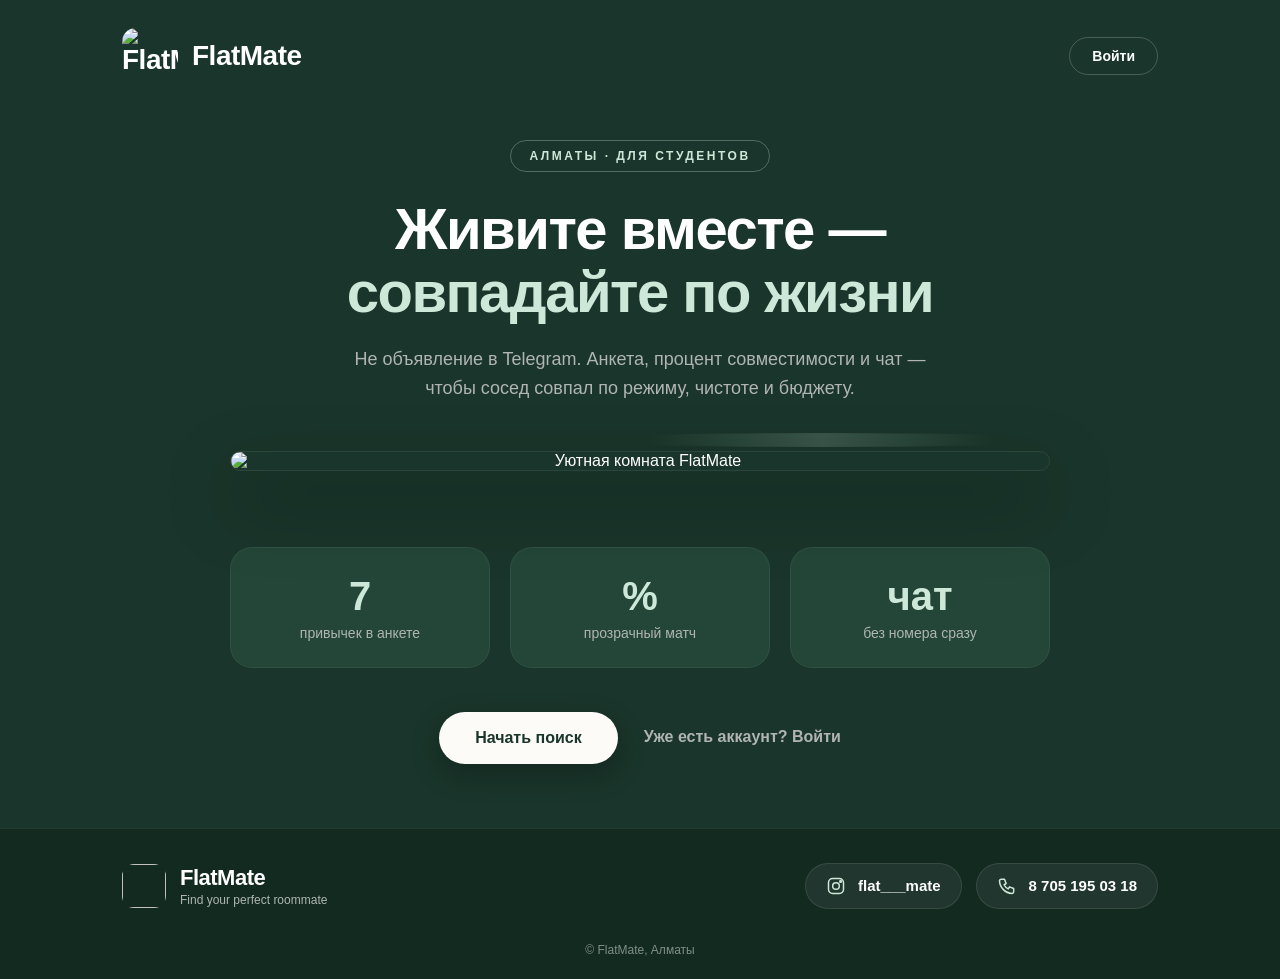
<file: src/main/resources/templates/index.html>
<!DOCTYPE html>
<html lang="ru" xmlns:th="http://thymeleaf.org">
<head>
<meta charset="UTF-8">
<meta name="viewport" content="width=device-width, initial-scale=1.0">
<title>FlatMate — Живите вместе</title>
<style>
* { box-sizing: border-box; margin: 0; padding: 0; }

:root {
  --bg: #1A352B;
  --bg-soft: #234638;
  --text: #FFFFFF;
  --muted: #B0B5B3;
  --accent: #CDE8D8;
  --cream: #FDFBF7;
}

body {
  font-family: -apple-system, BlinkMacSystemFont, "Segoe UI", Roboto, Helvetica, Arial, sans-serif;
  background: var(--bg);
  color: var(--text);
  -webkit-font-smoothing: antialiased;
  min-height: 100vh;
  display: flex;
  flex-direction: column;
}

a { text-decoration: none; color: inherit; }

.container { width: 100%; max-width: 1100px; margin: 0 auto; padding: 0 32px; }

.header { padding: 28px 0 0; }
.header-inner { display: flex; justify-content: space-between; align-items: center; }
.logo { display: inline-flex; align-items: center; gap: 14px; font-size: 28px; font-weight: 800; letter-spacing: -.5px; }
.logo img {
  height: 56px; width: 56px; object-fit: cover; border-radius: 14px;
  background: var(--bg);
  mix-blend-mode: lighten;   
}

.hero { text-align: center; padding: 56px 0 20px; }
.tagline {
  display: inline-block;
  font-size: 12px; font-weight: 700; letter-spacing: 2.5px;
  color: var(--accent);
  padding: 8px 18px; border: 1px solid rgba(205,232,216,.3); border-radius: 30px;
  margin-bottom: 26px;
}
h1 { font-size: 58px; line-height: 1.08; letter-spacing: -1.5px; margin-bottom: 22px; }
h1 span { color: var(--accent); }
.description { font-size: 18px; line-height: 1.6; color: var(--muted); max-width: 620px; margin: 0 auto; }

.visual { position: relative; margin: 48px auto 0; max-width: 820px; }
.visual::before {
  content: ""; position: absolute; inset: -18px -18px auto auto;
  width: 60%; height: 70%; border-radius: 50%;
  background: radial-gradient(circle, rgba(205,232,216,.18), transparent 70%);
  z-index: 0;
}
.visual img {
  position: relative; z-index: 1;
  width: 100%; display: block;
  border-radius: 36px;
  box-shadow: 0 30px 70px rgba(0,0,0,.35);
  border: 1px solid rgba(255,255,255,.08);
}

.stats {
  display: grid; grid-template-columns: repeat(3, 1fr); gap: 20px;
  margin: 56px auto 0; max-width: 820px;
}
.stat-box {
  background: var(--bg-soft);
  border: 1px solid rgba(255,255,255,.06);
  border-radius: 22px; padding: 26px 20px; text-align: center;
}
.stat-box h2 { font-size: 40px; margin-bottom: 6px; color: var(--accent); }
.stat-box p { font-size: 14px; color: var(--muted); }

.actions { display: flex; justify-content: center; align-items: center; gap: 26px; flex-wrap: wrap; margin: 44px 0 64px; }
.btn-primary {
  background: var(--cream); color: var(--bg);
  padding: 17px 36px; font-weight: 700; font-size: 16px;
  border-radius: 30px; transition: transform .15s, background .15s;
  box-shadow: 0 10px 28px rgba(0,0,0,.25);
}
.btn-primary:hover { background: #EAE7E1; transform: translateY(-2px); }
.btn-secondary { color: var(--muted); font-weight: 600; border-bottom: 1px solid transparent; transition: .15s; }
.btn-secondary:hover { color: #fff; border-bottom-color: #fff; }

.nav-login-btn {
  border: 1px solid rgba(255,255,255,.2); padding: 10px 22px; 
  border-radius: 20px; font-size: 14px; font-weight: 600; 
  transition: background .15s;
}
.nav-login-btn:hover { background: rgba(255,255,255,.08); }

.footer {
  margin-top: auto;
  background: #132a21;
  border-top: 1px solid rgba(255,255,255,.07);
}
.footer-inner {
  display: flex; align-items: center; justify-content: space-between;
  gap: 24px; flex-wrap: wrap; padding: 34px 32px;
}
.footer .logo { font-size: 22px; }
.footer .logo img { height: 44px; width: 44px; border-radius: 12px; background: #132a21; }
.footer small { display: block; font-size: 12px; font-weight: 400; color: var(--muted); margin-top: 2px; letter-spacing: 0; }

.contacts { display: flex; gap: 14px; flex-wrap: wrap; }
.contact {
  display: inline-flex; align-items: center; gap: 12px;
  padding: 12px 20px; border-radius: 40px;
  background: rgba(255,255,255,.06);
  border: 1px solid rgba(255,255,255,.1);
  font-size: 15px; font-weight: 600;
  transition: background .15s, transform .15s;
}
.contact:hover { background: rgba(205,232,216,.16); transform: translateY(-2px); }
.contact svg { width: 20px; height: 20px; stroke: var(--accent); fill: none; stroke-width: 1.8; stroke-linecap: round; stroke-linejoin: round; }
.copy { text-align: center; font-size: 12px; color: #7f8f87; padding-bottom: 22px; }

@media (max-width: 720px) {
  .container { padding: 0 20px; }
  .header-inner { flex-direction: column; gap: 16px; align-items: flex-start; }
  h1 { font-size: 38px; }
  .description { font-size: 16px; }
  .stats { grid-template-columns: 1fr; }
  .visual img { border-radius: 24px; }
  .footer-inner { flex-direction: column; align-items: flex-start; padding: 28px 20px; }
}
</style>
</head>
<body>

<header class="header">
  <div class="container header-inner">
    <a th:href="@{/}" class="logo"><img th:src="@{/foto.jpeg}" alt="FlatMate">FlatMate</a>
    <!-- Кнопка "Войти" в верхнем правом углу меню -->
    <a th:href="@{/login}" class="nav-login-btn">Войти</a>

  </div>
</header>

<main class="container">
  <section class="hero">
    <p class="tagline">АЛМАТЫ · ДЛЯ СТУДЕНТОВ</p>
    <h1>Живите вместе —<br><span>совпадайте по жизни</span></h1>
    <p class="description">Не объявление в Telegram. Анкета, процент совместимости и чат — чтобы сосед совпал по режиму, чистоте и бюджету.</p>

    <div class="visual">
      <img th:src="@{/index.png}" alt="Уютная комната FlatMate">
    </div>
  </section>

  <section class="stats">
    <div class="stat-box"><h2>7</h2><p>привычек в анкете</p></div>
    <div class="stat-box"><h2>%</h2><p>прозрачный матч</p></div>
    <div class="stat-box"><h2>чат</h2><p>без номера сразу</p></div>
  </section>
  
  <section class="actions">
    <a th:href="@{/login}" class="btn-primary">Начать поиск</a>
    <a th:href="@{/login}" class="btn-secondary">Уже есть аккаунт? Войти</a>
  </section>

</main>

<footer class="footer">
  <div class="container footer-inner">
    <div class="logo">
      <img th:src="@{/foto.jpeg}" alt="">
      <div>FlatMate<small>Find your perfect roommate</small></div>
    </div>

    <div class="contacts">
      <a class="contact" href="https://instagram.com/flat___mate" target="_blank" rel="noopener">
        <svg viewBox="0 0 24 24"><rect x="3" y="3" width="18" height="18" rx="5"/><circle cx="12" cy="12" r="4"/><circle cx="17.5" cy="6.5" r="1"/></svg>
        flat___mate
      </a>
      <a class="contact" href="tel:+77051960318">
        <svg viewBox="0 0 24 24"><path d="M5 4h4l2 5-2.5 1.5a11 11 0 005 5L15 13l5 2v4a2 2 0 01-2 2A16 16 0 013 6a2 2 0 012-2z"/></svg>
        8 705 195 03 18
      </a>
    </div>
  </div>
  <p class="copy">© FlatMate, Алматы</p>
</footer>

</body>
</html>
</file>
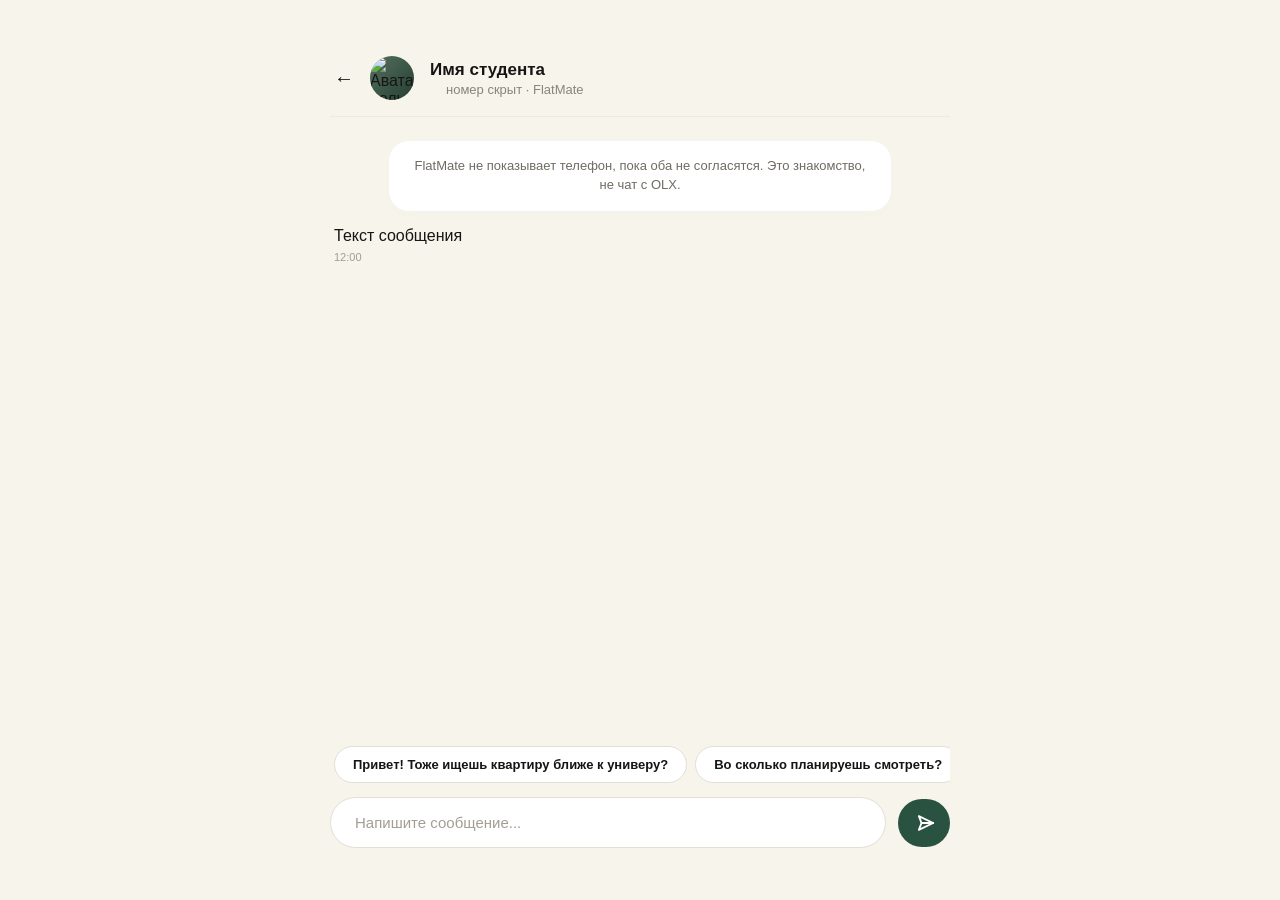
<file: src/main/resources/templates/chat.html>
<!DOCTYPE html>
<html lang="ru" xmlns:th="http://thymeleaf.org">
<head>
  <meta charset="UTF-8">
  <meta name="viewport" content="width=device-width, initial-scale=1.0">
  <title>FlatMate — Чат</title>
  <style>
    * {
      box-sizing: border-box;
      margin: 0;
      padding: 0;
      font-family: -apple-system, BlinkMacSystemFont, "Segoe UI", Roboto, Helvetica, Arial, sans-serif;
      -webkit-font-smoothing: antialiased;
    }

    body {
      background-color: #F6F4EB;
      color: #171513;
      height: 100vh;
      display: flex;
      justify-content: center;
      align-items: center;
      padding: 40px;
    }

    .chat-container {
      width: 100%;
      max-width: 620px;
      height: 100%;
      max-height: 820px;
      background-color: #F6F4EB;
      display: flex;
      flex-direction: column;
      position: relative;
    }

    .chat-header {
      display: flex;
      align-items: center;
      padding: 16px 4px;
      gap: 16px;
      border-bottom: 1px solid rgba(226, 223, 213, 0.5);
      background-color: #F6F4EB;
    }

    .back-arrow-btn {
      font-size: 20px;
      cursor: pointer;
      color: #171513;
      text-decoration: none;
      font-weight: 600;
    }

    .chat-avatar {
      width: 44px;
      height: 44px;
      border-radius: 50%;
      background: linear-gradient(135deg, #56715E 0%, #243E33 100%);
      background-size: cover;
      background-position: center;
      overflow: hidden;
    }

    .chat-avatar img { width: 100%; height: 100%; object-fit: cover; display: block; }

    .header-user-info h3 {
      font-size: 17px;
      font-weight: 700;
      color: #171513;
      margin-bottom: 2px;
    }

    .header-user-info p {
      font-size: 13px;
      color: #8A857B;
      display: flex;
      align-items: center;
      gap: 4px;
    }

    .lock-icon {
      display: inline-block;
      width: 12px;
      height: 12px;
      background-image: url("data:image/svg+xml,%3Csvg xmlns='http://w3.org' viewBox='0 0 24 24' fill='%238A857B'%3E%3Cpath d='M18 8h-1V6c0-2.76-1.64-5-4.5-5S8 3.24 8 6v2H7c-1.1 0-2 .9-2 2v10c0 1.1.9 2 2 2h11c1.1 0 2-.9 2-2V10c0-1.1-.9-2-2-2zm-6 9c-1.1 0-2-.9-2-2s.9-2 2-2 2 .9 2 2-.9 2-2 2zm3.1-9H8.9V6c0-1.71.85-3.1 3.1-3.1 2.25 0 3.1 1.39 3.1 3.1v2z'/%3E%3C/svg%3E");
      background-size: contain;
      background-repeat: no-repeat;
    }

    .chat-messages-area {
      flex: 1;
      padding: 24px 4px;
      display: flex;
      flex-direction: column;
      gap: 16px;
      overflow-y: auto;
    }

    .chat-messages-area::-webkit-scrollbar { width: 4px; }
    .chat-messages-area::-webkit-scrollbar-thumb { background: #E2DFD5; border-radius: 4px; }

    .system-notice {
      background-color: #FFFFFF;
      border-radius: 20px;
      padding: 16px 24px;
      font-size: 13px;
      color: #706B63;
      text-align: center;
      max-width: 82%;
      align-self: center;
      line-height: 1.45;
      box-shadow: 0 4px 12px rgba(0, 0, 0, 0.01);
    }

    .message-bubble {
      padding: 16px 20px;
      font-size: 15px;
      line-height: 1.45;
      max-width: 78%;
      box-shadow: 0 4px 12px rgba(0, 0, 0, 0.01);
    }

    .message-bubble.incoming {
      background-color: #FFFFFF;
      color: #171513;
      border-radius: 20px;
      border-bottom-left-radius: 6px;
      align-self: flex-start;
    }

    .bubble-time {
      font-size: 11px;
      color: #A39E94;
      margin-top: 6px;
    }

    .message-bubble.outgoing {
      background-color: #295241;
      color: #FFFFFF;
      border-radius: 20px;
      border-bottom-right-radius: 6px;
      align-self: flex-end;
    }
    .message-bubble.outgoing .bubble-time {
      color: rgba(255, 255, 255, 0.6);
      text-align: right;
    }

    .chat-bottom-controls {
      background-color: #F6F4EB;
      padding-top: 12px;
      padding-bottom: 12px;
    }

    .prompts-scroll-row {
      display: flex;
      gap: 8px;
      margin-bottom: 14px;
      overflow-x: auto;
      padding-left: 4px;
      padding-right: 4px;
    }
    .prompts-scroll-row::-webkit-scrollbar { display: none; }

    .prompt-chip {
      background-color: #FFFFFF;
      border: 1px solid #E2DFD5;
      padding: 10px 18px;
      border-radius: 20px;
      font-size: 13px;
      font-weight: 600;
      color: #171513;
      cursor: pointer;
      white-space: nowrap;
      transition: background-color 0.15s;
    }
    .prompt-chip:hover {
      background-color: #EFECE3;
    }

    .input-row-wrapper {
      width: 100%;
    }

    .chat-form {
      display: flex;
      gap: 12px;
      align-items: center;
      width: 100%;
    }

    .chat-text-input {
      flex: 1;
      background-color: #FFFFFF;
      border: 1px solid #E2DFD5;
      padding: 16px 24px;
      border-radius: 28px;
      font-size: 15px;
      outline: none;
      color: #171513;
    }
    .chat-text-input::placeholder {
      color: #A39E94;
    }

    .send-airplane-btn {
      background-color: #295241;
      color: #FFFFFF;
      border: none;
      width: 52px;
      height: 48px;
      border-radius: 24px;
      cursor: pointer;
      display: flex;
      align-items: center;
      justify-content: center;
      transition: background-color 0.15s;
      flex-shrink: 0;
    }
    .send-airplane-btn:hover { background-color: #1F3D31; }

    .airplane-svg {
      width: 18px;
      height: 18px;
      fill: none;
      stroke: currentColor;
      stroke-width: 2.5;
      stroke-linecap: round;
      stroke-linejoin: round;
      transform: rotate(45deg) translate(-1px, 1px);
    }
  </style>
</head>
<body>

<div class="chat-container">

  <header class="chat-header">
    <a th:href="@{/matches}" class="back-arrow-btn">←</a>
<!-- Если у собеседника есть фото, ставим его на фон, если нет — сработает красивый дефолтный градиент -->
<div class="chat-avatar" 
     th:style="${chatUser.photo != null && !chatUser.photo.isEmpty()} ? 'background-image: url(' + ${chatUser.photo} + '); background-size: cover; background-position: center;' : ''">
  <img th:if="${chatUser.photo == null || chatUser.photo.isEmpty()}"
       th:src="${chatUser.gender == 'male' ? '/avatar-male.svg' : '/avatar-female.svg'}" alt="Аватар пользователя">
</div>
    <div class="header-user-info">
      <h3 th:text="${chatUser.name}">Имя студента</h3>
      <p><span class="lock-icon"></span> номер скрыт · FlatMate</p>
    </div>
  </header>

  <div class="chat-messages-area" id="messagesBox">
    <div class="system-notice">
      FlatMate не показывает телефон, пока оба не согласятся. Это знакомство, не чат с OLX.
    </div>

    <!-- ТВОЙ БЭКЭНД ЦИКЛ: Выгружаем историю сообщений из базы данных -->
    <div th:each="msg : ${messages}" 
         th:class="${msg.senderId == session.currentUser.id} ? 'message-bubble outgoing' : 'message-bubble incoming'">
         <span th:text="${msg.content}">Текст сообщения</span>
         <div class="bubble-time" th:text="${#temporals.format(msg.sentAt, 'HH:mm')}">12:00</div>
    </div>
  </div>

  <div class="chat-bottom-controls">
    <div class="prompts-scroll-row">
      <button type="button" class="prompt-chip" onclick="selectPrompt(this)">Привет! Тоже ищешь квартиру ближе к универу?</button>
      <button type="button" class="prompt-chip" onclick="selectPrompt(this)">Во сколько планируешь смотреть?</button>
    </div>

    <div class="input-row-wrapper">
      <!-- Настоящая HTML-форма отправки на бэкэнд-контроллер -->
      <form th:action="@{/chat/{id}/send(id=${chatUser.id})}" method="post" class="chat-form">
        <input
          type="text"
          id="messageField"
          name="content"
          class="chat-text-input"
          placeholder="Напишите сообщение..."
          autocomplete="off"
          required
        >
        <button type="submit" class="send-btn send-airplane-btn">
          <svg class="airplane-svg" viewBox="0 0 24 24">
            <line x1="22" y1="2" x2="11" y2="13"></line>
            <polygon points="22 2 15 22 11 13 2 9 22 2"></polygon>
          </svg>
        </button>
      </form>
    </div>
  </div>

</div>

<script>
  function selectPrompt(buttonElement) {
    const input = document.getElementById('messageField');
    input.value = buttonElement.innerText;
    input.form.submit();
  }

  // При открытии чата автоматически прокручиваем сообщения вниз
  const messagesBox = document.getElementById('messagesBox');
  if (messagesBox) {
    messagesBox.scrollTop = messagesBox.scrollHeight;
  }
</script>

</body>
</html>
</file>
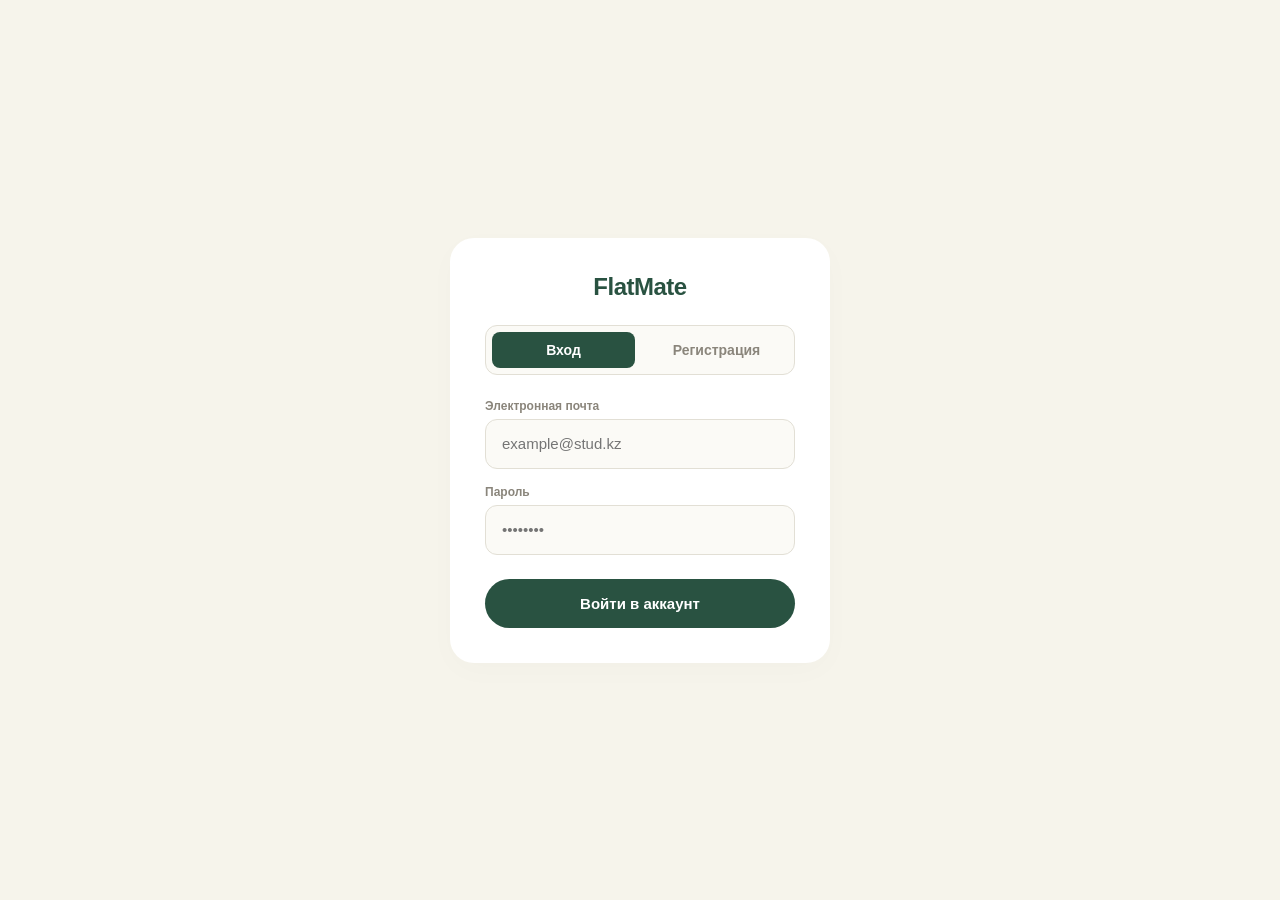
<file: src/main/resources/templates/login.html>
<!DOCTYPE html>
<html lang="ru" xmlns:th="http://thymeleaf.org">
<head>
    <meta charset="UTF-8">
    <meta name="viewport" content="width=device-width, initial-scale=1.0">
    <title>FlatMate — Аккаунт</title>
    <style>
        * { box-sizing: border-box; margin: 0; padding: 0; font-family: -apple-system, BlinkMacSystemFont, sans-serif; }
        body { background: #F6F4EB; color: #171513; min-height: 100vh; display: flex; justify-content: center; align-items: center; padding: 20px; }
        .auth-container { background: #ffffff; border-radius: 24px; padding: 35px; width: 100%; max-width: 380px; box-shadow: 0 8px 30px rgba(0,0,0,0.02); }
        h2 { font-size: 24px; font-weight: 800; color: #295241; text-align: center; margin-bottom: 24px; letter-spacing: -0.5px; }
        .tabs { display: flex; gap: 10px; margin-bottom: 24px; background: #FBFAF6; padding: 6px; border-radius: 12px; border: 1px solid #E2DFD5; }
        .tab-btn { flex: 1; border: none; background: none; padding: 10px; font-size: 14px; font-weight: 700; color: #8A857B; cursor: pointer; border-radius: 8px; transition: all 0.15s; }
        .tab-btn.active { background: #295241; color: #ffffff; }
        .auth-form { display: none; flex-direction: column; gap: 16px; }
        .auth-form.active { display: flex; }
        .field { display: flex; flex-direction: column; gap: 6px; }
        label { font-size: 12px; font-weight: 600; color: #8A857B; }
        input { height: 50px; border-radius: 12px; border: 1px solid #E2DFD5; background: #FBFAF6; padding: 0 16px; font-size: 15px; color: #171513; outline: none; width: 100%; }
        input:focus { border-color: #295241; }
        .btn { background: #295241; color: #ffffff; border: none; border-radius: 30px; padding: 16px; font-size: 15px; font-weight: 700; cursor: pointer; transition: background 0.15s; margin-top: 8px; text-align: center; width: 100%; }
        .btn:hover { background: #1F3D31; }
        .msg { font-size: 13px; text-align: center; display: none; padding: 10px; border-radius: 10px; font-weight: 600; }
        .msg.err { display: block; background: #FFF0EE; color: #B3402E; }
        .msg.ok { display: block; background: #E3EEE8; color: #295241; }
    </style>
</head>
<body>

<div class="auth-container">
    <h2>FlatMate</h2>
    
    <!-- Переключатель вкладок Вход / Регистрация -->
    <div class="tabs">
        <button type="button" class="tab-btn active" onclick="switchTab('login')">Вход</button>
        <button type="button" class="tab-btn" onclick="switchTab('register')">Регистрация</button>
    </div>

    <!-- Блок вывода сообщений об ошибках -->
    <div id="authAlert" class="msg"></div>

    <!-- ФОРМА ВХОДА (Шлёт данные на твой бэкэнд) -->
    <form id="loginForm" class="auth-form active" onsubmit="handleAuth(event, '/api/auth/login')">
        <div class="field">
            <label>Электронная почта</label>
            <input type="email" name="email" placeholder="example@stud.kz" required>
        </div>
        <div class="field">
            <label>Пароль</label>
            <input type="password" name="password" placeholder="••••••••" required>
        </div>
        <button type="submit" class="btn">Войти в аккаунт</button>
    </form>

    <!-- ФОРМА РЕГИСТРАЦИИ (Создаёт нового студента в PostgreSQL) -->
    <form id="registerForm" class="auth-form" onsubmit="handleAuth(event, '/api/auth/register')">
        <div class="field">
            <label>Ваше имя</label>
            <input type="text" name="name" placeholder="Айгерим" required>
        </div>
        <div class="field">
            <label>Электронная почта</label>
            <input type="email" name="email" placeholder="example@stud.kz" required>
        </div>
        <div class="field">
            <label>Придумайте пароль</label>
            <input type="password" name="password" placeholder="••••••••" required>
        </div>
        <button type="submit" class="btn">Создать профиль</button>
    </form>
</div>

<script>
    // Переключение между вкладками формы
    function switchTab(type) {
        document.querySelectorAll('.tab-btn').forEach((btn, idx) => {
            btn.classList.toggle('active', (type === 'login' && idx === 0) || (type === 'register' && idx === 1));
        });
        document.getElementById('loginForm').classList.toggle('active', type === 'login');
        document.getElementById('registerForm').classList.toggle('active', type === 'register');
        document.getElementById('authAlert').className = 'msg';
    }

    // Универсальная отправка запросов на твой бэкэнд через FormData
    function handleAuth(event, url) {
        event.preventDefault();
        const form = event.target;
        const formData = new FormData(form);
        const alertBox = document.getElementById('authAlert');

        // Превращаем данные формы в параметры запроса URLSearchParams
        const params = new URLSearchParams();
        for (const pair of formData) {
            params.append(pair[0], pair[1]);
        }

        fetch(url, {
            method: 'POST',
            headers: { 'Content-Type': 'application/x-www-form-urlencoded' },
            body: params
        })
        .then(res => res.text())
        .then(status => {
            if (status === 'ok') {
                if (url.includes('register')) {
                    alertBox.textContent = "Регистрация успешна! Теперь войдите.";
                    alertBox.className = "msg ok";
                    form.reset();
                    setTimeout(() => switchTab('login'), 1500);
                } else {
                    // При успешном входе бэкэнд запомнил сессию, летим в профиль!
                    window.location.href = "/profile";
                }
            } else if (status === 'exists') {
                alertBox.textContent = "Пользователь с таким email уже существует!";
                alertBox.className = "msg err";
            } else {
                alertBox.textContent = "Неверный логин или пароль!";
                alertBox.className = "msg err";
            }
        });
    }
</script>
</body>
</html>
</file>
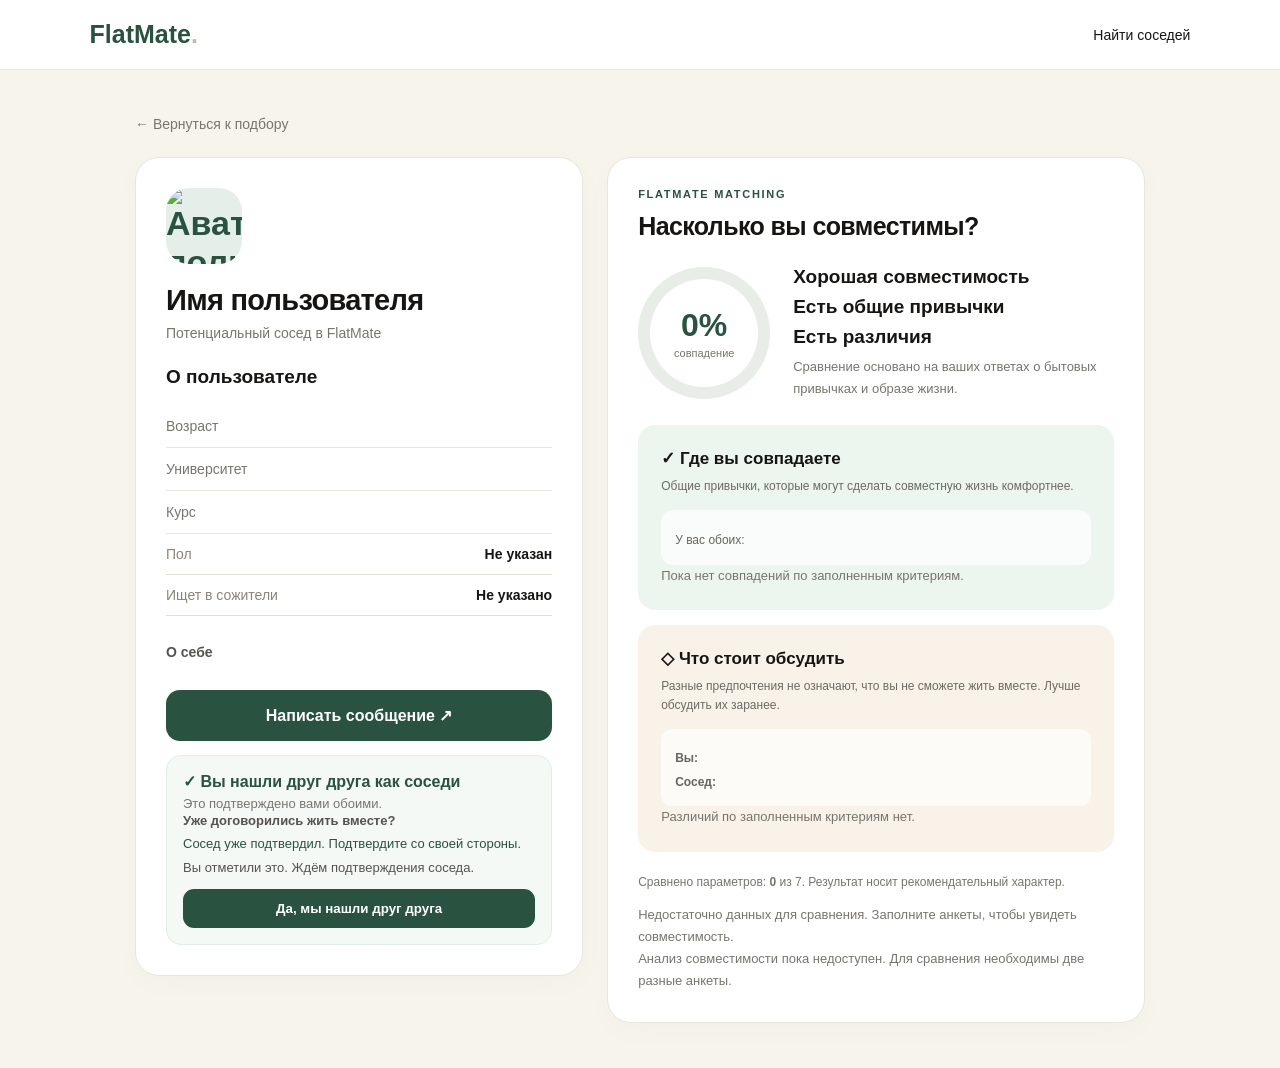
<file: src/main/resources/templates/profile-view.html>
<!DOCTYPE html>
<html lang="ru" xmlns:th="http://www.thymeleaf.org">
<head>
    <meta charset="UTF-8">
    <meta name="viewport" content="width=device-width, initial-scale=1.0">
    <title>Профиль соседа — FlatMate</title>

    <style>
        :root {
            --green: #295241;
            --dark: #171513;
            --cream: #F6F4EB;
            --white: #FFFFFF;
            --muted: #77756E;
            --border: #E8E7DF;
        }

        * { box-sizing: border-box; }

        body {
            margin: 0;
            font-family: Arial, sans-serif;
            background: var(--cream);
            color: var(--dark);
        }

        .navbar {
            background: var(--white);
            padding: 20px 7%;
            display: flex;
            justify-content: space-between;
            align-items: center;
            border-bottom: 1px solid var(--border);
        }

        .logo {
            font-size: 25px;
            font-weight: 800;
            color: var(--green);
            text-decoration: none;
        }

        .nav-link {
            color: var(--dark);
            text-decoration: none;
            font-size: 14px;
        }

        .container {
            max-width: 1050px;
            margin: 45px auto;
            padding: 0 20px;
        }

        .back-link {
            display: inline-block;
            margin-bottom: 25px;
            text-decoration: none;
            color: var(--muted);
            font-size: 14px;
        }

        .layout {
            display: grid;
            grid-template-columns: 1fr 1.2fr;
            gap: 24px;
            align-items: start;
        }

        .card {
            background: var(--white);
            border-radius: 24px;
            padding: 30px;
            border: 1px solid var(--border);
            box-shadow: 0 8px 30px rgba(0,0,0,0.025);
        }

        .avatar {
            width: 76px;
            height: 76px;
            border-radius: 23px;
            background: #E5EEE8;
            color: var(--green);
            display: flex;
            align-items: center;
            justify-content: center;
            font-size: 34px;
            font-weight: bold;
            margin-bottom: 20px;
        }

        .avatar img { width: 100%; height: 100%; object-fit: cover; border-radius: inherit; display: block; }

        h1 {
            font-size: 29px;
            margin: 0 0 8px;
            letter-spacing: -0.7px;
        }

        .subtitle {
            color: var(--muted);
            font-size: 14px;
            margin-bottom: 25px;
        }

        .section-title {
            font-size: 19px;
            margin: 0 0 17px;
        }

        .info-row {
            display: flex;
            justify-content: space-between;
            gap: 14px;
            padding: 13px 0;
            border-bottom: 1px solid var(--border);
            font-size: 14px;
        }

        .info-label { color: var(--muted); }
        .info-value { font-weight: 600; text-align: right; }

        .about {
            margin-top: 25px;
            line-height: 1.7;
            font-size: 14px;
            color: #55534F;
            overflow-wrap: anywhere;
        }

        .chat-button {
            display: block;
            margin-top: 25px;
            background: var(--green);
            color: white;
            padding: 16px;
            border-radius: 14px;
            text-align: center;
            text-decoration: none;
            font-weight: bold;
            transition: background .2s;
        }

        .chat-button:hover { background: #1D4031; }

        .eyebrow {
            font-size: 11px;
            text-transform: uppercase;
            letter-spacing: 1.7px;
            color: var(--green);
            font-weight: bold;
            margin-bottom: 12px;
        }

        .compat-title {
            font-size: 25px;
            margin: 0 0 12px;
            letter-spacing: -0.6px;
        }

        .score-area {
            display: flex;
            align-items: center;
            gap: 23px;
            margin: 25px 0;
        }

        .score-circle {
            --score: 0%;
            width: 132px;
            height: 132px;
            flex-shrink: 0;
            border-radius: 50%;
            background: conic-gradient(
                var(--green) var(--score),
                #E8EDE7 var(--score)
            );
            display: grid;
            place-items: center;
        }

        .score-inner {
            width: 108px;
            height: 108px;
            border-radius: 50%;
            background: white;
            display: flex;
            flex-direction: column;
            align-items: center;
            justify-content: center;
        }

        .score-number {
            font-size: 32px;
            font-weight: 800;
            color: var(--green);
        }

        .score-caption {
            font-size: 11px;
            color: var(--muted);
            margin-top: 3px;
        }

        .score-description h3 {
            font-size: 19px;
            margin: 0 0 8px;
        }

        .score-description p {
            font-size: 13px;
            line-height: 1.7;
            color: var(--muted);
            margin: 0;
        }

        .explanation {
            display: grid;
            gap: 15px;
            margin-top: 25px;
        }

        .explanation-card {
            padding: 23px;
            border-radius: 17px;
        }

        .match-card { background: #EDF5EF; }
        .difference-card { background: #F8F2E9; }

        .explanation-card h3 {
            margin: 0 0 8px;
            font-size: 17px;
        }

        .explanation-card > p {
            font-size: 12px;
            color: #6B6B64;
            line-height: 1.6;
            margin: 0 0 14px;
        }

        .reason {
            background: rgba(255,255,255,.7);
            padding: 14px;
            border-radius: 12px;
            margin-top: 9px;
        }

        .reason-name {
            display: block;
            font-size: 13px;
            font-weight: bold;
            margin-bottom: 6px;
        }

        .reason-detail {
            font-size: 12px;
            color: #66645D;
            line-height: 1.6;
            overflow-wrap: anywhere;
        }

        .empty-message {
            color: var(--muted);
            font-size: 13px;
            line-height: 1.7;
        }

        .note {
            margin-top: 20px;
            font-size: 12px;
            line-height: 1.7;
            color: var(--muted);
        }

        @media (max-width: 760px) {
            .container { margin: 25px auto; }
            .layout { grid-template-columns: 1fr; }
            .card { padding: 23px; }
            .score-circle { width: 112px; height: 112px; }
            .score-inner { width: 90px; height: 90px; }
            .score-number { font-size: 27px; }
            .score-area { gap: 15px; }
            .compat-title { font-size: 22px; }
        }
    </style>
</head>

<body>

<header class="navbar">
    <a href="/" class="logo">FlatMate<span style="color:#C6B89B">.</span></a>
    <a href="/matches" class="nav-link">Найти соседей</a>
</header>

<main class="container">

    <a th:href="@{/matches}" class="back-link">
        ← Вернуться к подбору
    </a>

    <div class="layout">

        <!-- ПРОФИЛЬ СОСЕДА -->
        <section class="card">

           <!-- Если у пользователя есть фото, ставим его на фон, если нет — показываем первую букву -->
<div class="avatar" 
     th:style="${profileUser.photo != null && !profileUser.photo.isEmpty()} ? 'background-image: url(' + ${profileUser.photo} + '); background-size: cover; background-position: center; color: transparent;' : ''">
     <img th:if="${profileUser.photo == null || profileUser.photo.isEmpty()}"
          th:src="${profileUser.gender == 'male' ? '/avatar-male.svg' : '/avatar-female.svg'}" alt="Аватар пользователя">
</div>


            <h1 th:text="${profileUser.name != null ? profileUser.name : 'Пользователь'}">
                Имя пользователя
            </h1>

            <div class="subtitle">
                Потенциальный сосед в FlatMate
            </div>

            <h2 class="section-title">О пользователе</h2>

            <div class="info-row">
                <span class="info-label">Возраст</span>
                <span class="info-value"
                      th:text="${profileUser.age != null ? profileUser.age : 'Не указан'}">
                </span>
            </div>

            <div class="info-row">
                <span class="info-label">Университет</span>
                <span class="info-value"
                      th:text="${profileUser.university != null and !profileUser.university.isEmpty() ? profileUser.university : 'Не указан'}">
                </span>
            </div>

            <div class="info-row">
                <span class="info-label">Курс</span>
                <span class="info-value"
                      th:text="${profileUser.course != null ? profileUser.course : 'Не указан'}">
                </span>
            </div>
            <div style="display: flex; justify-content: space-between; padding: 12px 0; border-bottom: 1px solid #E2DFD5; font-size: 14px;">
    <span style="color: #8A857B;">Пол</span>
    <b th:text="${profileUser.gender == 'male'} ? 'Мужской' : 'Женский'">Не указан</b>
</div>

<!-- Отображение кого ищет сосед -->
<div style="display: flex; justify-content: space-between; padding: 12px 0; border-bottom: 1px solid #E2DFD5; font-size: 14px;">
    <span style="color: #8A857B;">Ищет в сожители</span>
    <b th:text="${profileUser.preferredGender == 'male' ? 'Только парней' : (profileUser.preferredGender == 'female' ? 'Только девушек' : 'Любой пол')}">Не указано</b>
</div>

            <div class="about">
                <strong>О себе</strong>
                <p th:text="${profileUser.about != null and !profileUser.about.isEmpty() ? profileUser.about : 'Описание пока не добавлено.'}">
                </p>
            </div>

            <a th:href="@{/chat/{id}(id=${profileUser.id})}"
               class="chat-button">
                Написать сообщение ↗
            </a>

            <div th:if="${compatibility != null}" style="margin-top:14px; padding:16px; border:1px solid #E2EDE5; border-radius:15px; background:#F5F9F5;">
                <strong th:if="${roommateMatchConfirmed}" style="color:#295241;">✓ Вы нашли друг друга как соседи</strong>
                <div th:if="${roommateMatchConfirmed}" style="margin-top:5px; color:#77756E; font-size:13px;">Это подтверждено вами обоими.</div>

                <div th:if="${!roommateMatchConfirmed}" style="font-size:13px; color:#55534F; line-height:1.5;">
                    <strong>Уже договорились жить вместе?</strong>
                    <div th:if="${roommateMatchConfirmedByThem}" style="margin-top:4px; color:#295241;">Сосед уже подтвердил. Подтвердите со своей стороны.</div>
                    <div th:if="${roommateMatchConfirmedByMe}" style="margin-top:4px;">Вы отметили это. Ждём подтверждения соседа.</div>
                </div>

                <form th:if="${!roommateMatchConfirmed and !roommateMatchConfirmedByMe}"
                      th:action="@{/roommate-match/{id}/confirm(id=${profileUser.id})}" method="post">
                    <button type="submit" style="width:100%; margin-top:12px; padding:12px; border:0; border-radius:11px; background:#295241; color:white; font-weight:700; cursor:pointer;">
                        Да, мы нашли друг друга
                    </button>
                </form>
            </div>

        </section>

        <!-- СОВМЕСТИМОСТЬ -->
        <section class="card"
                 th:with="preferenceLabels=${ {
                              'Чистота': {'tidy': 'Очень аккуратный', 'normal': 'Средний', 'messy': 'Не очень важно'},
                              'Режим сна': {'early': 'Жаворонок', 'normal': 'Нейтральный', 'late': 'Сова'},
                              'Уровень шума': {'quiet': 'Предпочитаю тишину', 'normal': 'Умеренно', 'loud': 'Шум не мешает'},
                              'Гости': {'rare': 'Редко', 'sometimes': 'Иногда', 'often': 'Часто'},
                              'Курение': {'no': 'Не курю', 'okay': 'Не против', 'yes': 'Курю'},
                              'Животные': {'no': 'Нет животных', 'okay': 'Не против животных', 'yes': 'Есть животные'},
                              'Общительность': {'quiet': 'Предпочитаю тихого соседа', 'balanced': 'Баланс', 'social': 'Люблю общительных'}
                          } },
                          discussionHints=${ {
                              'Чистота': 'Договоритесь, как часто убирать общие зоны и кто за что отвечает.',
                              'Режим сна': 'Обсудите время сна и подъёма, а также тишину и свет, пока другой спит.',
                              'Уровень шума': 'Договоритесь о громкости музыки, звонков и времени тишины.',
                              'Гости': 'Обсудите частоту визитов, ночёвки гостей и предупреждение заранее.',
                              'Курение': 'Договоритесь, где допустимо курить и как избежать запаха в общих зонах.',
                              'Животные': 'Обсудите проживание с питомцами, возможные аллергии и уход за общими зонами.',
                              'Общительность': 'Договоритесь о личном времени, общении и границах личного пространства.'
                          } }">

            <div class="eyebrow">FLATMATE MATCHING</div>

            <h2 class="compat-title">
                Насколько вы совместимы?
            </h2>

            <!-- Есть результат сравнения -->
            <div th:if="${compatibility != null}">

                <div th:if="${compatibility.comparedCount > 0}">

                    <div class="score-area">

                        <div class="score-circle"
                             th:style="|--score: ${compatibility.percentage}%;|">

                            <div class="score-inner">
                                <div class="score-number"
                                     th:text="|${compatibility.percentage}%|">
                                    0%
                                </div>
                                <span class="score-caption">совпадение</span>
                            </div>

                        </div>

                        <div class="score-description">

                            <h3 th:if="${compatibility.percentage >= 70}">
                                Хорошая совместимость
                            </h3>

                            <h3 th:if="${compatibility.percentage >= 40 and compatibility.percentage < 70}">
                                Есть общие привычки
                            </h3>

                            <h3 th:if="${compatibility.percentage < 40}">
                                Есть различия
                            </h3>

                            <p>
                                Сравнение основано на ваших ответах
                                о бытовых привычках и образе жизни.
                            </p>

                        </div>
                    </div>

                    <div class="explanation">

                        <!-- СОВПАДЕНИЯ -->
                        <div class="explanation-card match-card">

                            <h3>
                                ✓ Где вы совпадаете
                            </h3>

                            <p>
                                Общие привычки, которые могут
                                сделать совместную жизнь комфортнее.
                            </p>

                            <div th:each="item : ${compatibility.matches}"
                                 th:with="answers=${preferenceLabels[item.label]}, yourValue=${#strings.toLowerCase(#strings.trim(item.yourAnswer))}"
                                 class="reason">

                                <span class="reason-name"
                                      th:text="${item.label}">
                                </span>

                                <span class="reason-detail">
                                    У вас обоих:
                                    <strong th:text="${answers != null and answers.get(yourValue) != null ? answers.get(yourValue) : item.yourAnswer}"></strong>
                                </span>

                            </div>

                            <div th:if="${compatibility.matches.isEmpty()}"
                                 class="empty-message">
                                Пока нет совпадений по заполненным критериям.
                            </div>

                        </div>

                        <!-- РАЗЛИЧИЯ -->
                        <div class="explanation-card difference-card">

                            <h3>
                                ◇ Что стоит обсудить
                            </h3>

                            <p>
                                Разные предпочтения не означают,
                                что вы не сможете жить вместе.
                                Лучше обсудить их заранее.
                            </p>

                            <div th:each="item : ${compatibility.differences}"
                                 th:with="answers=${preferenceLabels[item.label]}, yourValue=${#strings.toLowerCase(#strings.trim(item.yourAnswer))}, roommateValue=${#strings.toLowerCase(#strings.trim(item.roommateAnswer))}"
                                 class="reason">

                                <span class="reason-name"
                                      th:text="${item.label}">
                                </span>

                                <div class="reason-detail">

                                    <div>
                                        <strong>Вы:</strong>
                                        <span th:text="${answers != null and answers.get(yourValue) != null ? answers.get(yourValue) : item.yourAnswer}"></span>
                                    </div>

                                    <div style="margin-top:5px">
                                        <strong>Сосед:</strong>
                                        <span th:text="${answers != null and answers.get(roommateValue) != null ? answers.get(roommateValue) : item.roommateAnswer}"></span>
                                    </div>

                                    <div th:text="${discussionHints[item.label] != null ? discussionHints[item.label] : 'Обсудите ваши предпочтения и договоритесь о правилах совместного проживания.'}"></div>

                                </div>

                            </div>

                            <div th:if="${compatibility.differences.isEmpty()}"
                                 class="empty-message">
                                Различий по заполненным критериям нет.
                            </div>

                        </div>

                    </div>

                    <p class="note">
                        Сравнено параметров:
                        <strong th:text="${compatibility.comparedCount}">0</strong>
                        из 7. Результат носит рекомендательный характер.
                    </p>

                </div>

                <div th:if="${compatibility.comparedCount == 0}"
                     class="empty-message">
                    Недостаточно данных для сравнения.
                    Заполните анкеты, чтобы увидеть совместимость.
                </div>

            </div>

            <!-- Нет текущего пользователя или это его собственный профиль -->
            <div th:if="${compatibility == null}" class="empty-message">
                Анализ совместимости пока недоступен.
                Для сравнения необходимы две разные анкеты.
            </div>

        </section>

    </div>
</main>

</body>
</html>
</file>
